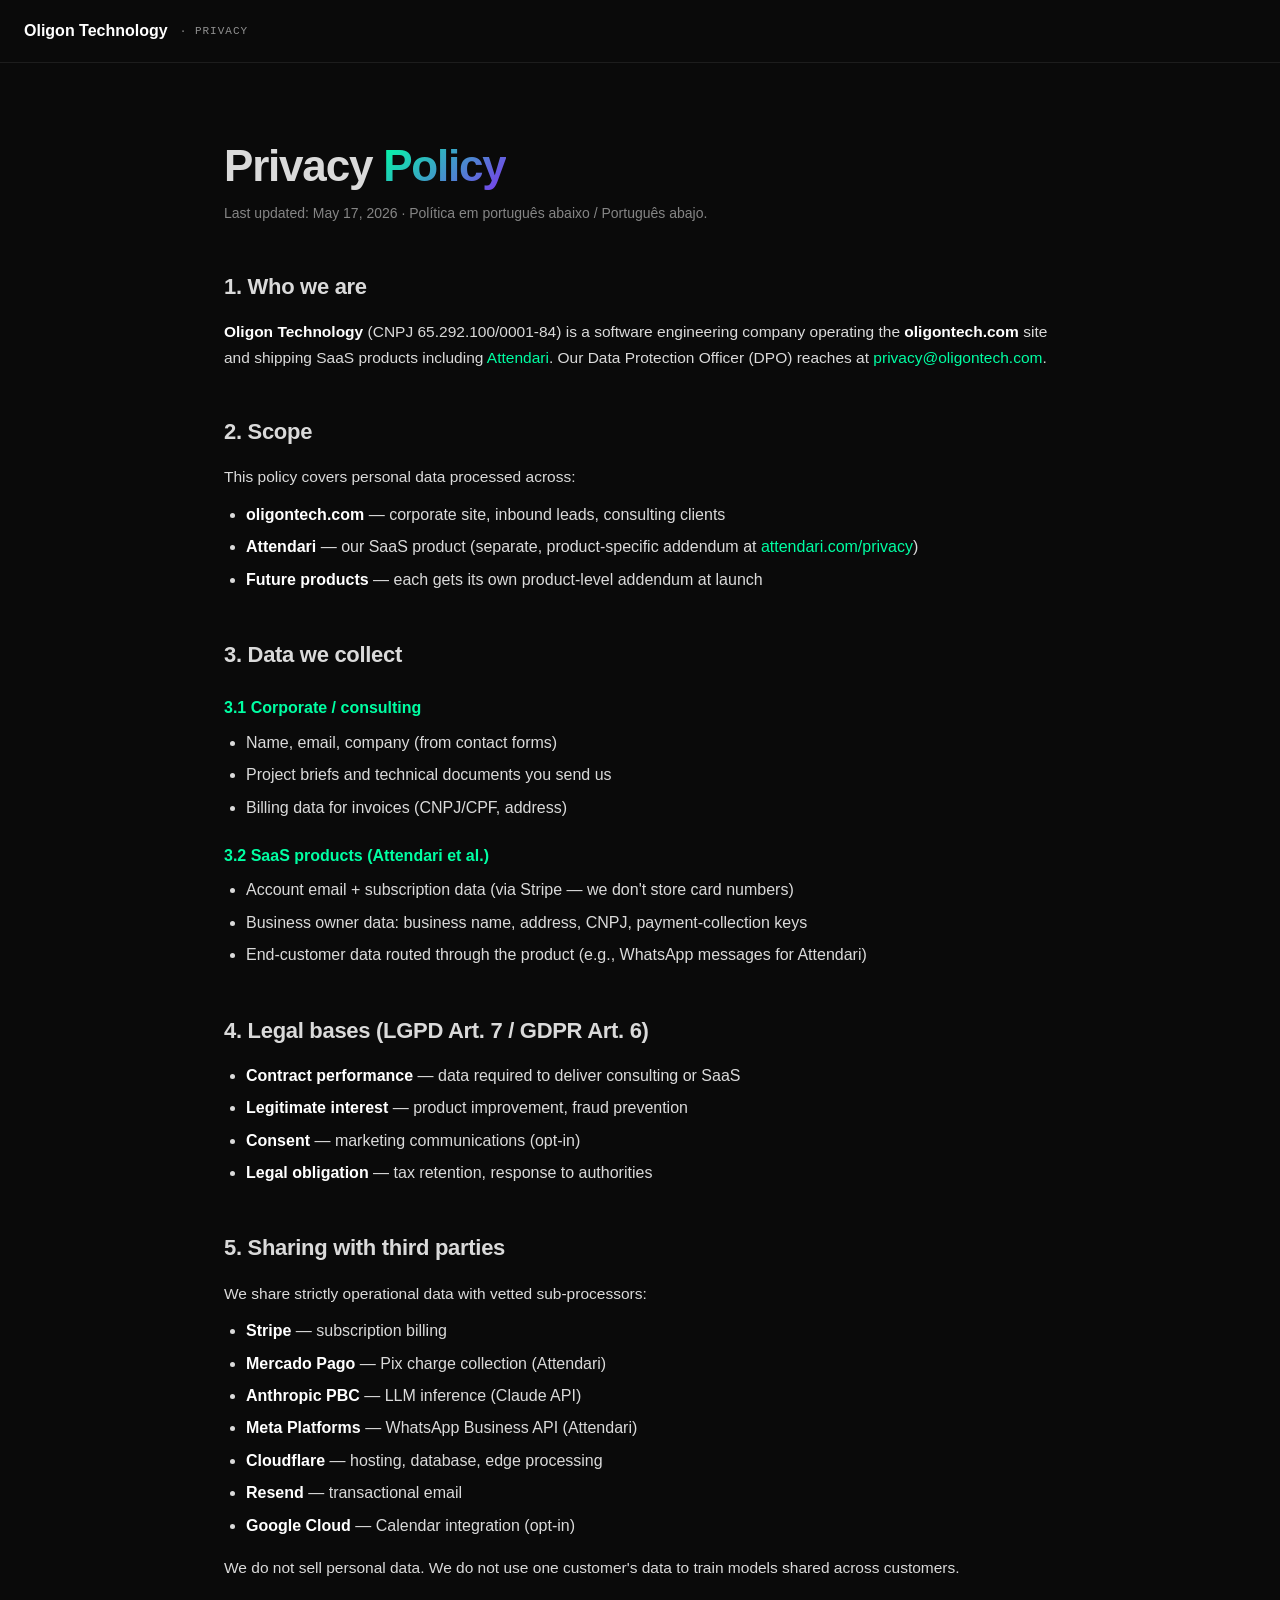
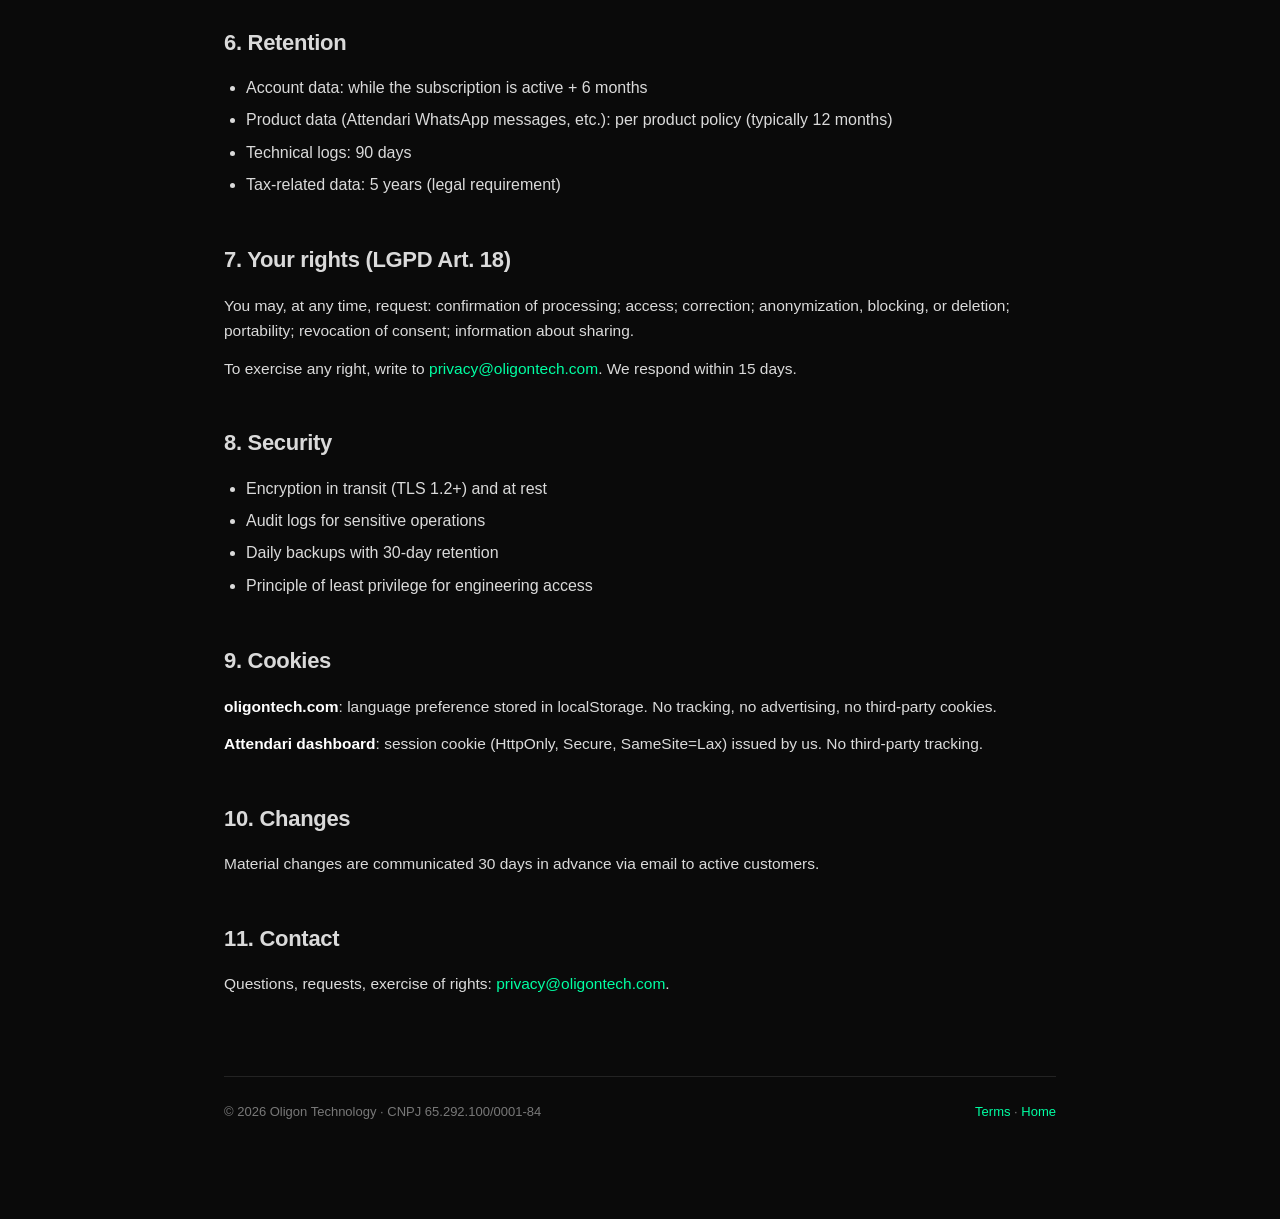
<file: web/privacy/index.html>
<!DOCTYPE html>
<html lang="pt-BR">
<head>
  <meta charset="UTF-8">
  <meta name="viewport" content="width=device-width, initial-scale=1, viewport-fit=cover">
  <meta name="theme-color" content="#08080C">
  <meta name="color-scheme" content="dark">
  <title>Privacy Policy · Oligon Technology</title>
  <meta name="description" content="How Oligon Technology handles personal data across its consulting practice and SaaS products (LGPD-compliant).">
  <link rel="icon" type="image/svg+xml" href="/favicon.svg">
  <link rel="canonical" href="https://oligontech.com/privacy/">
  <meta name="robots" content="index, follow">
  <style>
    *, *::before, *::after { box-sizing: border-box; }
    html, body { margin: 0; padding: 0; background: #0A0A0A; color: rgba(255,255,255,0.85); font-family: -apple-system, BlinkMacSystemFont, "Inter", "Segoe UI", Roboto, sans-serif; line-height: 1.65; }
    a { color: #00FFA3; text-decoration: none; }
    a:hover { text-decoration: underline; }
    .wrap { max-width: 880px; margin: 0 auto; padding: 80px 24px 96px; }
    header.bar { padding: 18px 24px; border-bottom: 1px solid rgba(255,255,255,0.08); display: flex; align-items: center; gap: 12px; }
    header.bar a { color: #fff; font-weight: 600; }
    .badge { font-family: "JetBrains Mono", ui-monospace, monospace; font-size: 11px; color: rgba(255,255,255,0.55); letter-spacing: 1px; text-transform: uppercase; }
    h1 { font-size: 44px; font-weight: 800; letter-spacing: -1.2px; line-height: 1.05; margin: 0 0 12px; }
    h1 .grad { background: linear-gradient(135deg, #00FFA3, #7C3AED); -webkit-background-clip: text; background-clip: text; -webkit-text-fill-color: transparent; }
    .muted { color: rgba(255,255,255,0.5); font-size: 14px; margin-bottom: 40px; }
    h2 { font-size: 22px; font-weight: 700; letter-spacing: -0.3px; margin: 44px 0 14px; }
    h3 { font-size: 16px; font-weight: 600; color: #00FFA3; margin: 22px 0 8px; }
    p { font-size: 15.5px; margin: 0 0 12px; }
    ul { margin: 8px 0 16px; padding-left: 22px; }
    li { margin: 6px 0; }
    strong { color: #fff; }
    footer.foot { margin-top: 80px; padding-top: 24px; border-top: 1px solid rgba(255,255,255,0.1); color: rgba(255,255,255,0.45); font-size: 13px; display: flex; justify-content: space-between; flex-wrap: wrap; gap: 12px; }
  </style>
</head>
<body>
  <header class="bar">
    <a href="/">Oligon Technology</a>
    <span class="badge">· Privacy</span>
  </header>

  <main class="wrap">
    <h1>Privacy <span class="grad">Policy</span></h1>
    <p class="muted">Last updated: May 17, 2026 · Política em português abaixo / Português abajo.</p>

    <h2>1. Who we are</h2>
    <p><strong>Oligon Technology</strong> (CNPJ 65.292.100/0001-84) is a software engineering company operating the <strong>oligontech.com</strong> site and shipping SaaS products including <a href="https://attendari.com">Attendari</a>. Our Data Protection Officer (DPO) reaches at <a href="mailto:privacy@oligontech.com">privacy@oligontech.com</a>.</p>

    <h2>2. Scope</h2>
    <p>This policy covers personal data processed across:</p>
    <ul>
      <li><strong>oligontech.com</strong> — corporate site, inbound leads, consulting clients</li>
      <li><strong>Attendari</strong> — our SaaS product (separate, product-specific addendum at <a href="https://attendari.com/privacy">attendari.com/privacy</a>)</li>
      <li><strong>Future products</strong> — each gets its own product-level addendum at launch</li>
    </ul>

    <h2>3. Data we collect</h2>
    <h3>3.1 Corporate / consulting</h3>
    <ul>
      <li>Name, email, company (from contact forms)</li>
      <li>Project briefs and technical documents you send us</li>
      <li>Billing data for invoices (CNPJ/CPF, address)</li>
    </ul>
    <h3>3.2 SaaS products (Attendari et al.)</h3>
    <ul>
      <li>Account email + subscription data (via Stripe — we don't store card numbers)</li>
      <li>Business owner data: business name, address, CNPJ, payment-collection keys</li>
      <li>End-customer data routed through the product (e.g., WhatsApp messages for Attendari)</li>
    </ul>

    <h2>4. Legal bases (LGPD Art. 7 / GDPR Art. 6)</h2>
    <ul>
      <li><strong>Contract performance</strong> — data required to deliver consulting or SaaS</li>
      <li><strong>Legitimate interest</strong> — product improvement, fraud prevention</li>
      <li><strong>Consent</strong> — marketing communications (opt-in)</li>
      <li><strong>Legal obligation</strong> — tax retention, response to authorities</li>
    </ul>

    <h2>5. Sharing with third parties</h2>
    <p>We share strictly operational data with vetted sub-processors:</p>
    <ul>
      <li><strong>Stripe</strong> — subscription billing</li>
      <li><strong>Mercado Pago</strong> — Pix charge collection (Attendari)</li>
      <li><strong>Anthropic PBC</strong> — LLM inference (Claude API)</li>
      <li><strong>Meta Platforms</strong> — WhatsApp Business API (Attendari)</li>
      <li><strong>Cloudflare</strong> — hosting, database, edge processing</li>
      <li><strong>Resend</strong> — transactional email</li>
      <li><strong>Google Cloud</strong> — Calendar integration (opt-in)</li>
    </ul>
    <p>We do not sell personal data. We do not use one customer's data to train models shared across customers.</p>

    <h2>6. Retention</h2>
    <ul>
      <li>Account data: while the subscription is active + 6 months</li>
      <li>Product data (Attendari WhatsApp messages, etc.): per product policy (typically 12 months)</li>
      <li>Technical logs: 90 days</li>
      <li>Tax-related data: 5 years (legal requirement)</li>
    </ul>

    <h2>7. Your rights (LGPD Art. 18)</h2>
    <p>You may, at any time, request: confirmation of processing; access; correction; anonymization, blocking, or deletion; portability; revocation of consent; information about sharing.</p>
    <p>To exercise any right, write to <a href="mailto:privacy@oligontech.com">privacy@oligontech.com</a>. We respond within 15 days.</p>

    <h2>8. Security</h2>
    <ul>
      <li>Encryption in transit (TLS 1.2+) and at rest</li>
      <li>Audit logs for sensitive operations</li>
      <li>Daily backups with 30-day retention</li>
      <li>Principle of least privilege for engineering access</li>
    </ul>

    <h2>9. Cookies</h2>
    <p><strong>oligontech.com</strong>: language preference stored in localStorage. No tracking, no advertising, no third-party cookies.</p>
    <p><strong>Attendari dashboard</strong>: session cookie (HttpOnly, Secure, SameSite=Lax) issued by us. No third-party tracking.</p>

    <h2>10. Changes</h2>
    <p>Material changes are communicated 30 days in advance via email to active customers.</p>

    <h2>11. Contact</h2>
    <p>Questions, requests, exercise of rights: <a href="mailto:privacy@oligontech.com">privacy@oligontech.com</a>.</p>

    <footer class="foot">
      <span>© 2026 Oligon Technology · CNPJ 65.292.100/0001-84</span>
      <span><a href="/terms/">Terms</a> · <a href="/">Home</a></span>
    </footer>
  </main>
</body>
</html>
</file>
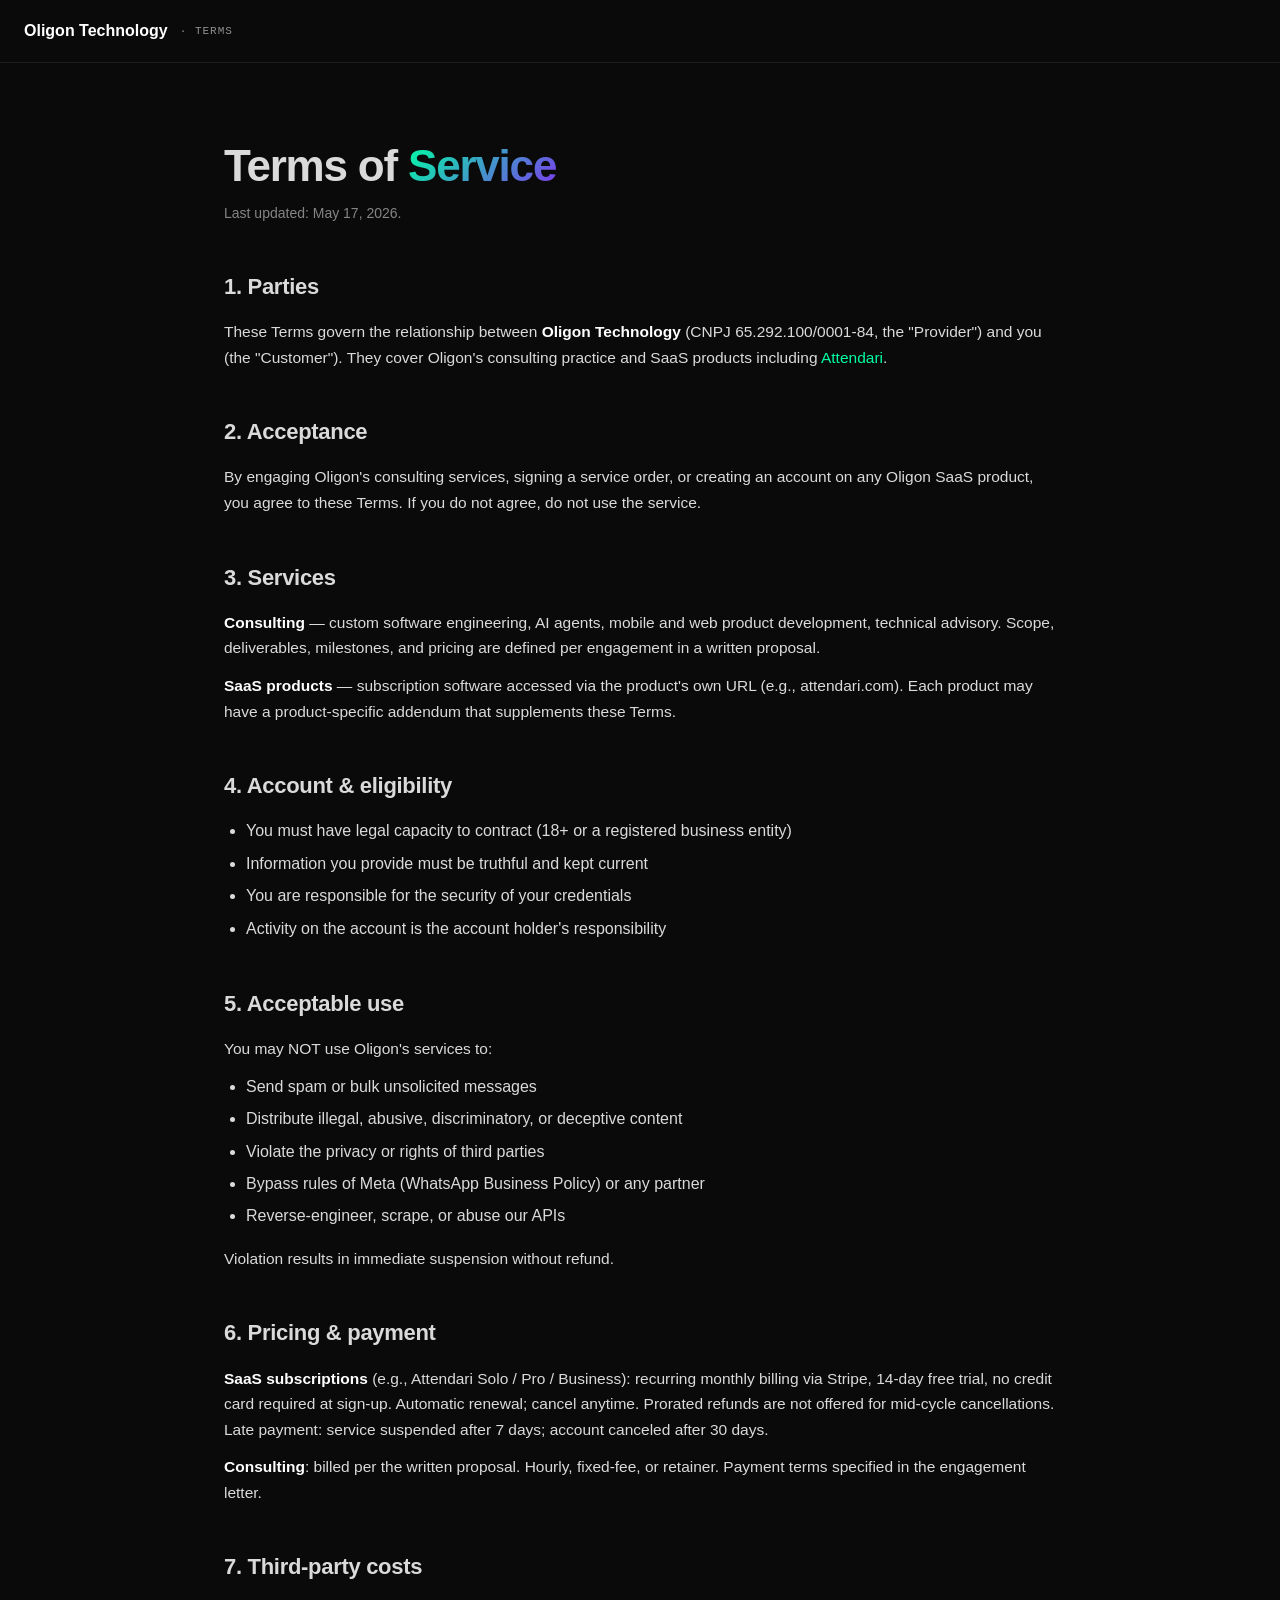
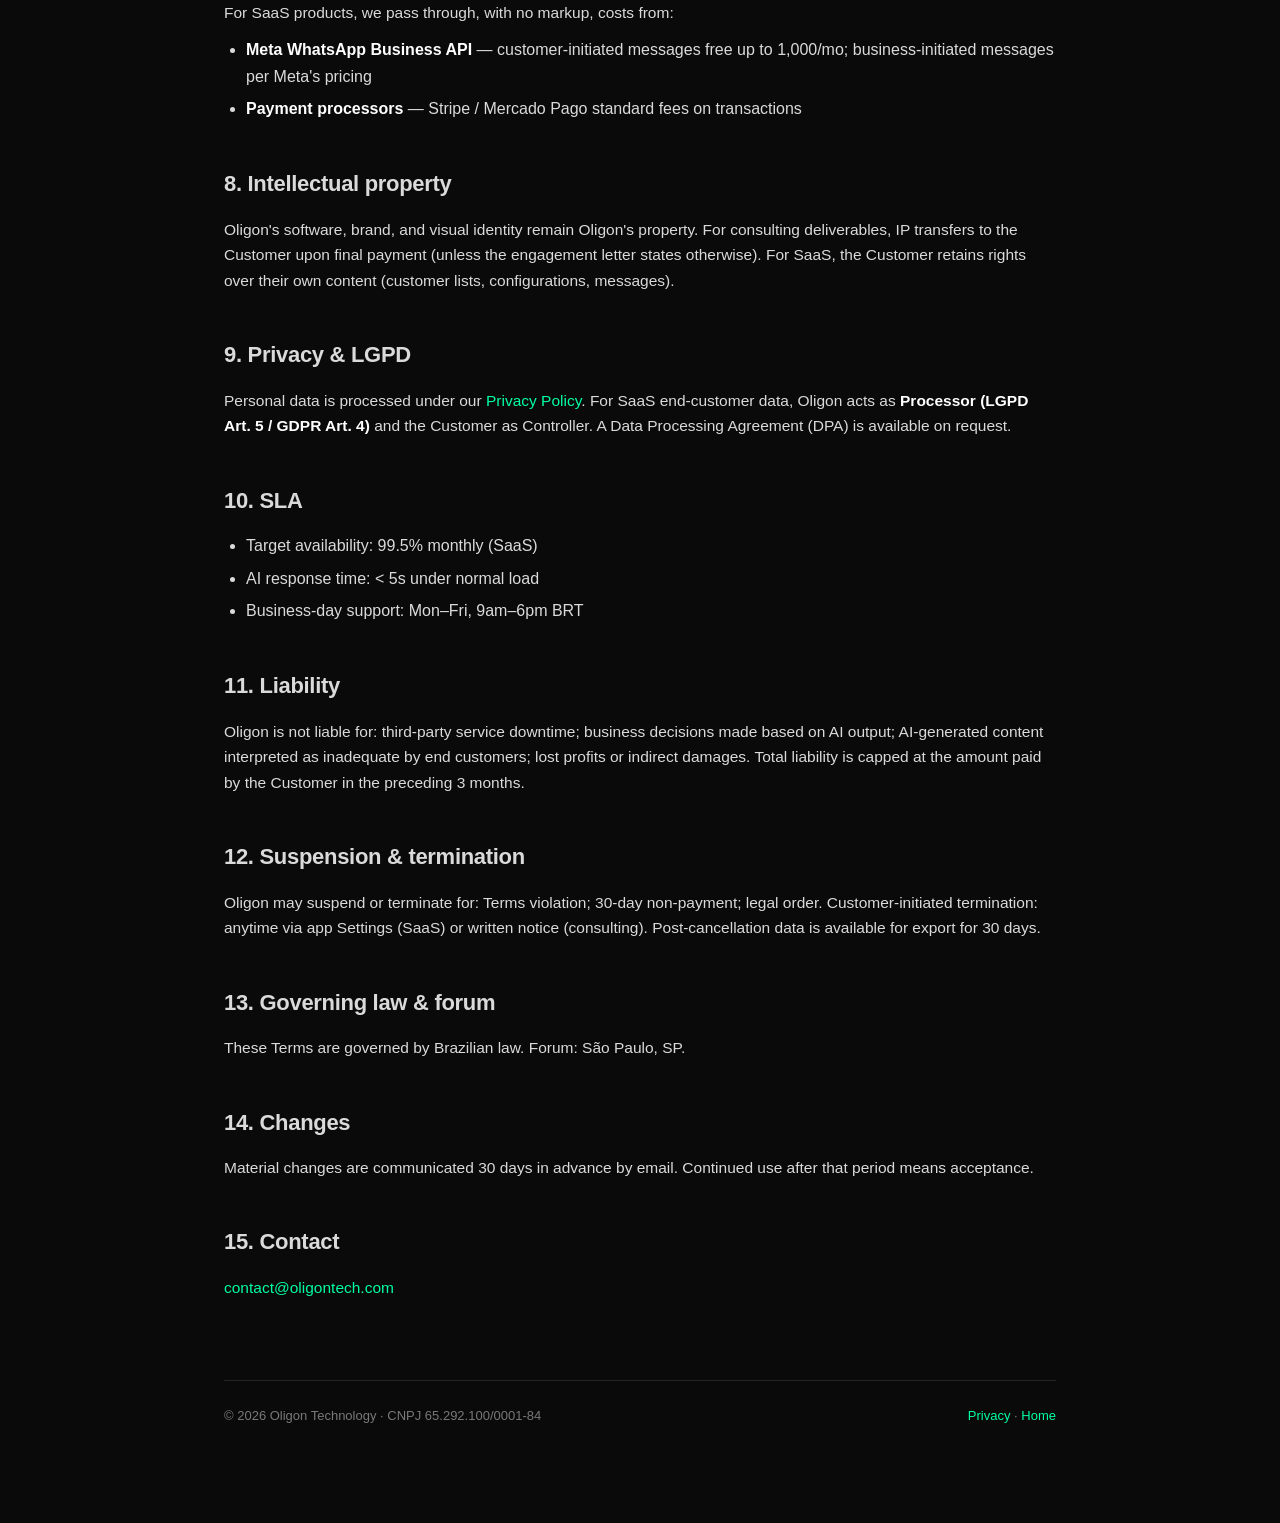
<file: web/terms/index.html>
<!DOCTYPE html>
<html lang="en">
<head>
  <meta charset="UTF-8">
  <meta name="viewport" content="width=device-width, initial-scale=1, viewport-fit=cover">
  <meta name="theme-color" content="#08080C">
  <meta name="color-scheme" content="dark">
  <title>Terms of Service · Oligon Technology</title>
  <meta name="description" content="Terms of service for Oligon Technology — consulting services and SaaS products (Attendari et al.).">
  <link rel="icon" type="image/svg+xml" href="/favicon.svg">
  <link rel="canonical" href="https://oligontech.com/terms/">
  <meta name="robots" content="index, follow">
  <style>
    *, *::before, *::after { box-sizing: border-box; }
    html, body { margin: 0; padding: 0; background: #0A0A0A; color: rgba(255,255,255,0.85); font-family: -apple-system, BlinkMacSystemFont, "Inter", "Segoe UI", Roboto, sans-serif; line-height: 1.65; }
    a { color: #00FFA3; text-decoration: none; }
    a:hover { text-decoration: underline; }
    .wrap { max-width: 880px; margin: 0 auto; padding: 80px 24px 96px; }
    header.bar { padding: 18px 24px; border-bottom: 1px solid rgba(255,255,255,0.08); display: flex; align-items: center; gap: 12px; }
    header.bar a { color: #fff; font-weight: 600; }
    .badge { font-family: "JetBrains Mono", ui-monospace, monospace; font-size: 11px; color: rgba(255,255,255,0.55); letter-spacing: 1px; text-transform: uppercase; }
    h1 { font-size: 44px; font-weight: 800; letter-spacing: -1.2px; line-height: 1.05; margin: 0 0 12px; }
    h1 .grad { background: linear-gradient(135deg, #00FFA3, #7C3AED); -webkit-background-clip: text; background-clip: text; -webkit-text-fill-color: transparent; }
    .muted { color: rgba(255,255,255,0.5); font-size: 14px; margin-bottom: 40px; }
    h2 { font-size: 22px; font-weight: 700; letter-spacing: -0.3px; margin: 44px 0 14px; }
    p { font-size: 15.5px; margin: 0 0 12px; }
    ul, ol { margin: 8px 0 16px; padding-left: 22px; }
    li { margin: 6px 0; }
    strong { color: #fff; }
    footer.foot { margin-top: 80px; padding-top: 24px; border-top: 1px solid rgba(255,255,255,0.1); color: rgba(255,255,255,0.45); font-size: 13px; display: flex; justify-content: space-between; flex-wrap: wrap; gap: 12px; }
  </style>
</head>
<body>
  <header class="bar">
    <a href="/">Oligon Technology</a>
    <span class="badge">· Terms</span>
  </header>

  <main class="wrap">
    <h1>Terms of <span class="grad">Service</span></h1>
    <p class="muted">Last updated: May 17, 2026.</p>

    <h2>1. Parties</h2>
    <p>These Terms govern the relationship between <strong>Oligon Technology</strong> (CNPJ 65.292.100/0001-84, the "Provider") and you (the "Customer"). They cover Oligon's consulting practice and SaaS products including <a href="https://attendari.com">Attendari</a>.</p>

    <h2>2. Acceptance</h2>
    <p>By engaging Oligon's consulting services, signing a service order, or creating an account on any Oligon SaaS product, you agree to these Terms. If you do not agree, do not use the service.</p>

    <h2>3. Services</h2>
    <p><strong>Consulting</strong> — custom software engineering, AI agents, mobile and web product development, technical advisory. Scope, deliverables, milestones, and pricing are defined per engagement in a written proposal.</p>
    <p><strong>SaaS products</strong> — subscription software accessed via the product's own URL (e.g., attendari.com). Each product may have a product-specific addendum that supplements these Terms.</p>

    <h2>4. Account &amp; eligibility</h2>
    <ul>
      <li>You must have legal capacity to contract (18+ or a registered business entity)</li>
      <li>Information you provide must be truthful and kept current</li>
      <li>You are responsible for the security of your credentials</li>
      <li>Activity on the account is the account holder's responsibility</li>
    </ul>

    <h2>5. Acceptable use</h2>
    <p>You may NOT use Oligon's services to:</p>
    <ul>
      <li>Send spam or bulk unsolicited messages</li>
      <li>Distribute illegal, abusive, discriminatory, or deceptive content</li>
      <li>Violate the privacy or rights of third parties</li>
      <li>Bypass rules of Meta (WhatsApp Business Policy) or any partner</li>
      <li>Reverse-engineer, scrape, or abuse our APIs</li>
    </ul>
    <p>Violation results in immediate suspension without refund.</p>

    <h2>6. Pricing &amp; payment</h2>
    <p><strong>SaaS subscriptions</strong> (e.g., Attendari Solo / Pro / Business): recurring monthly billing via Stripe, 14-day free trial, no credit card required at sign-up. Automatic renewal; cancel anytime. Prorated refunds are not offered for mid-cycle cancellations. Late payment: service suspended after 7 days; account canceled after 30 days.</p>
    <p><strong>Consulting</strong>: billed per the written proposal. Hourly, fixed-fee, or retainer. Payment terms specified in the engagement letter.</p>

    <h2>7. Third-party costs</h2>
    <p>For SaaS products, we pass through, with no markup, costs from:</p>
    <ul>
      <li><strong>Meta WhatsApp Business API</strong> — customer-initiated messages free up to 1,000/mo; business-initiated messages per Meta's pricing</li>
      <li><strong>Payment processors</strong> — Stripe / Mercado Pago standard fees on transactions</li>
    </ul>

    <h2>8. Intellectual property</h2>
    <p>Oligon's software, brand, and visual identity remain Oligon's property. For consulting deliverables, IP transfers to the Customer upon final payment (unless the engagement letter states otherwise). For SaaS, the Customer retains rights over their own content (customer lists, configurations, messages).</p>

    <h2>9. Privacy &amp; LGPD</h2>
    <p>Personal data is processed under our <a href="/privacy/">Privacy Policy</a>. For SaaS end-customer data, Oligon acts as <strong>Processor (LGPD Art. 5 / GDPR Art. 4)</strong> and the Customer as Controller. A Data Processing Agreement (DPA) is available on request.</p>

    <h2>10. SLA</h2>
    <ul>
      <li>Target availability: 99.5% monthly (SaaS)</li>
      <li>AI response time: &lt; 5s under normal load</li>
      <li>Business-day support: Mon–Fri, 9am–6pm BRT</li>
    </ul>

    <h2>11. Liability</h2>
    <p>Oligon is not liable for: third-party service downtime; business decisions made based on AI output; AI-generated content interpreted as inadequate by end customers; lost profits or indirect damages. Total liability is capped at the amount paid by the Customer in the preceding 3 months.</p>

    <h2>12. Suspension &amp; termination</h2>
    <p>Oligon may suspend or terminate for: Terms violation; 30-day non-payment; legal order. Customer-initiated termination: anytime via app Settings (SaaS) or written notice (consulting). Post-cancellation data is available for export for 30 days.</p>

    <h2>13. Governing law &amp; forum</h2>
    <p>These Terms are governed by Brazilian law. Forum: São Paulo, SP.</p>

    <h2>14. Changes</h2>
    <p>Material changes are communicated 30 days in advance by email. Continued use after that period means acceptance.</p>

    <h2>15. Contact</h2>
    <p><a href="mailto:contact@oligontech.com">contact@oligontech.com</a></p>

    <footer class="foot">
      <span>© 2026 Oligon Technology · CNPJ 65.292.100/0001-84</span>
      <span><a href="/privacy/">Privacy</a> · <a href="/">Home</a></span>
    </footer>
  </main>
</body>
</html>
</file>
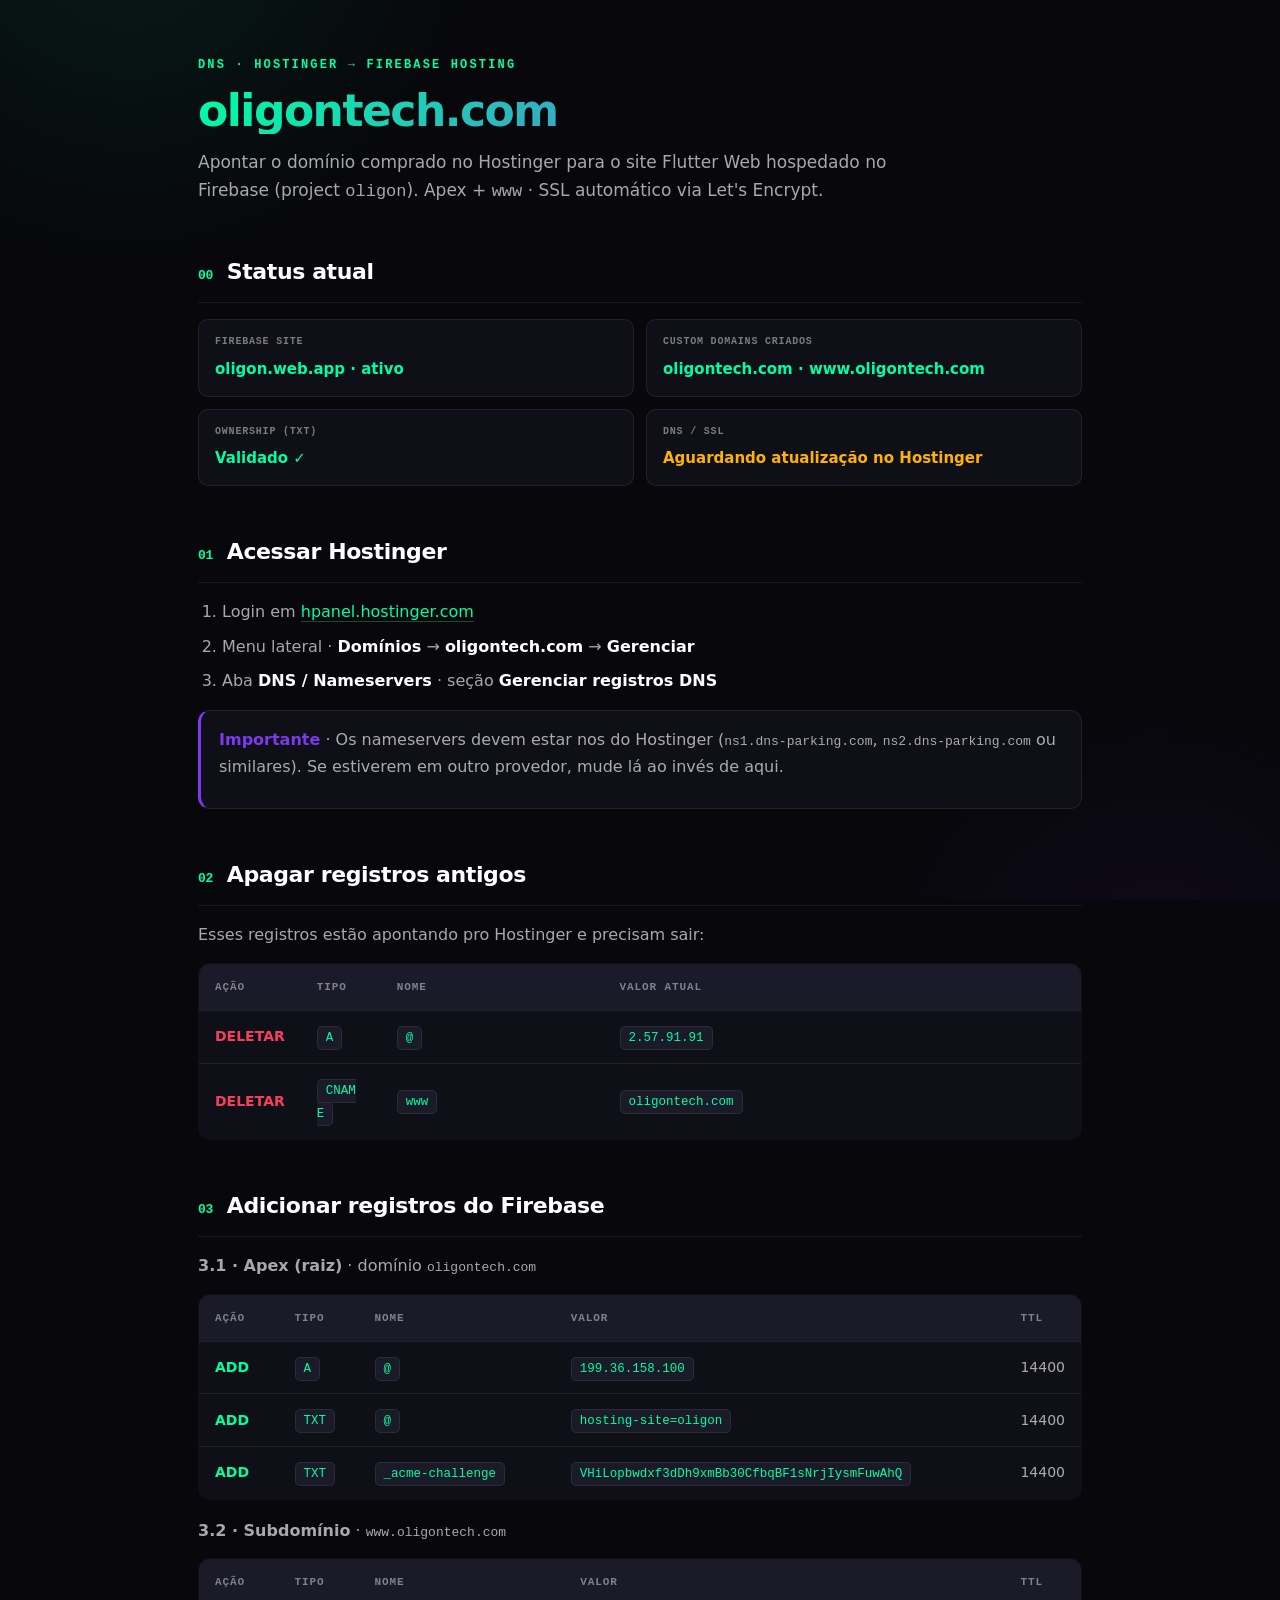
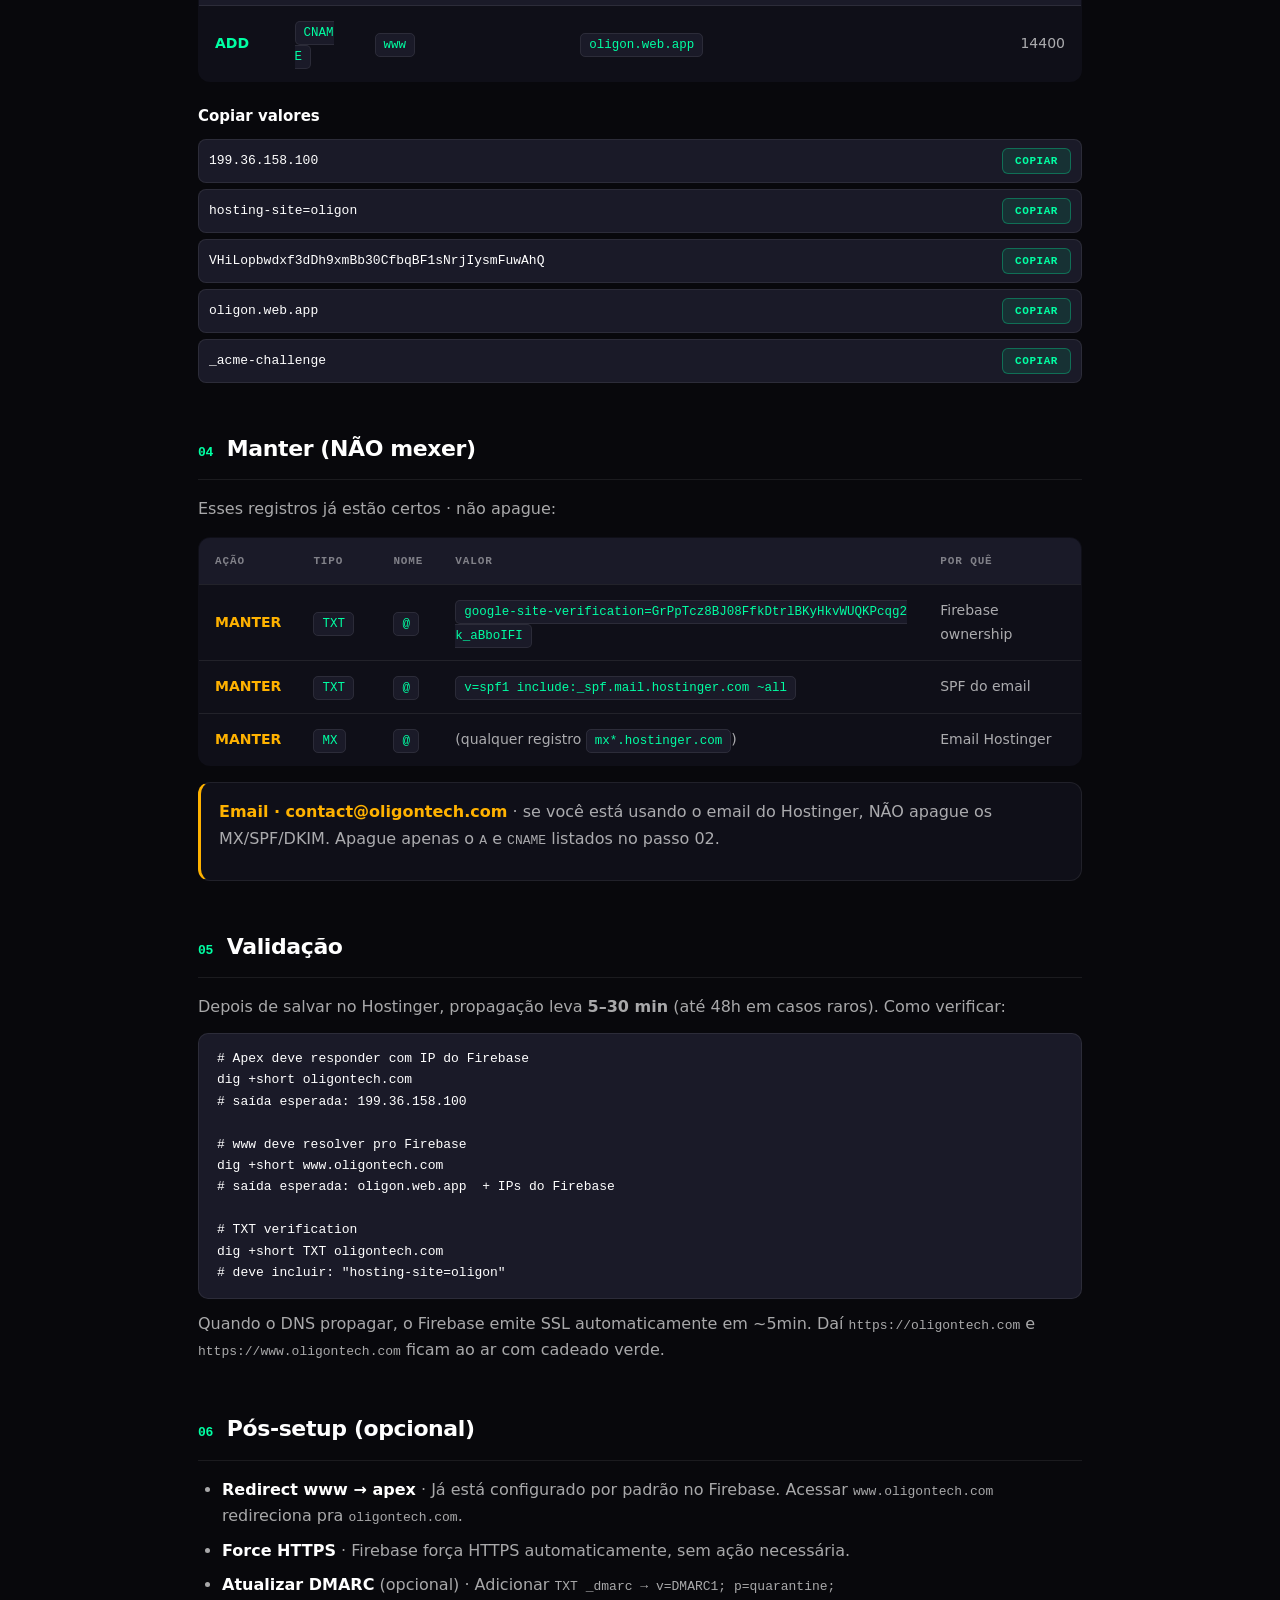
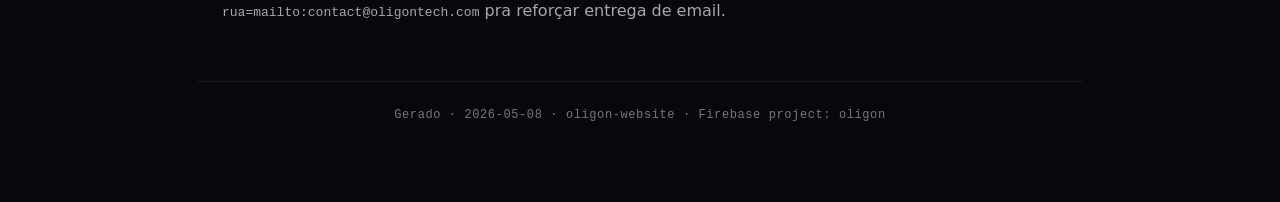
<file: DNS_HOSTINGER.html>
<!DOCTYPE html>
<html lang="pt-BR">
<head>
<meta charset="UTF-8">
<meta name="viewport" content="width=device-width, initial-scale=1">
<title>DNS Hostinger — oligontech.com → Firebase</title>
<style>
  :root {
    --bg: #08080C;
    --bg2: #0F0F18;
    --bg3: #1A1A28;
    --fg: #FFFFFF;
    --fg2: rgba(255,255,255,0.65);
    --fg3: rgba(255,255,255,0.45);
    --border: rgba(255,255,255,0.08);
    --accent: #00FFA3;
    --violet: #7C3AED;
    --rose: #F43F5E;
    --warn: #FFB200;
  }
  * { box-sizing: border-box; margin: 0; padding: 0; }
  body {
    background: var(--bg); color: var(--fg);
    font-family: 'Inter', -apple-system, BlinkMacSystemFont, system-ui, sans-serif;
    line-height: 1.65; max-width: 940px; margin: 0 auto; padding: 56px 28px 80px;
    -webkit-font-smoothing: antialiased;
  }
  body::before {
    content: ""; position: fixed; inset: 0; pointer-events: none; z-index: -1;
    background:
      radial-gradient(600px circle at 10% -10%, rgba(0, 255, 163, 0.08), transparent 60%),
      radial-gradient(500px circle at 90% 110%, rgba(124, 58, 237, 0.07), transparent 60%);
  }
  .kicker { font-family: 'SF Mono', Monaco, monospace; font-size: 12px; color: var(--accent); letter-spacing: 0.18em; text-transform: uppercase; font-weight: 600; }
  h1 {
    font-size: 44px; font-weight: 800; margin: 12px 0 14px; letter-spacing: -1.5px; line-height: 1.05;
    background: linear-gradient(135deg, var(--accent), var(--violet));
    -webkit-background-clip: text; background-clip: text; -webkit-text-fill-color: transparent;
  }
  .lead { color: var(--fg2); font-size: 17px; max-width: 720px; margin-bottom: 28px; }
  h2 {
    margin: 48px 0 16px; padding-bottom: 12px;
    border-bottom: 1px solid var(--border); font-size: 22px; font-weight: 700; letter-spacing: -0.4px;
    display: flex; align-items: baseline; gap: 14px;
  }
  h2 .num {
    font-family: 'SF Mono', Monaco, monospace; font-size: 13px; color: var(--accent); font-weight: 600;
  }
  h3 { margin: 22px 0 10px; color: var(--fg); font-size: 15px; font-weight: 700; }
  p { color: var(--fg2); margin-bottom: 12px; }
  table { width: 100%; border-collapse: collapse; margin: 14px 0; font-size: 14px; background: var(--bg2); border: 1px solid var(--border); border-radius: 12px; overflow: hidden; }
  th, td { padding: 14px 16px; text-align: left; border-bottom: 1px solid var(--border); vertical-align: middle; }
  th { background: var(--bg3); font-size: 11px; text-transform: uppercase; color: var(--fg3); font-family: 'SF Mono', Monaco, monospace; letter-spacing: 0.08em; font-weight: 600; }
  tr:last-child td { border-bottom: none; }
  td { color: var(--fg2); }
  td code { background: var(--bg3); border: 1px solid var(--border); padding: 4px 8px; border-radius: 5px; color: var(--accent); font-family: 'SF Mono', Monaco, monospace; font-size: 12.5px; word-break: break-all; }
  td.tag-add { color: var(--accent); font-weight: 700; }
  td.tag-rm { color: var(--rose); font-weight: 700; }
  td.tag-keep { color: var(--warn); font-weight: 700; }

  .callout { padding: 16px 18px; border-radius: 12px; margin: 16px 0; border: 1px solid var(--border); background: var(--bg2); border-left-width: 3px; }
  .callout strong { color: var(--fg); }
  .callout.ok { border-left-color: var(--accent); }
  .callout.warn { border-left-color: var(--warn); }
  .callout.info { border-left-color: var(--violet); }
  .callout.ok strong { color: var(--accent); }
  .callout.warn strong { color: var(--warn); }
  .callout.info strong { color: var(--violet); }

  .copy-row { display: flex; gap: 8px; align-items: center; background: var(--bg3); border: 1px solid var(--border); padding: 8px 10px; border-radius: 8px; margin: 6px 0; }
  .copy-row code { flex: 1; background: none; padding: 0; border: none; color: var(--fg); font-family: 'SF Mono', Monaco, monospace; font-size: 13px; word-break: break-all; }
  .copy-btn { background: rgba(0, 255, 163, 0.1); border: 1px solid rgba(0, 255, 163, 0.3); color: var(--accent); padding: 6px 12px; border-radius: 6px; cursor: pointer; font-size: 11px; font-weight: 700; font-family: 'SF Mono', Monaco, monospace; letter-spacing: 0.05em; transition: all 0.15s; flex-shrink: 0; }
  .copy-btn:hover { background: rgba(0, 255, 163, 0.2); }
  .copy-btn.copied { background: var(--accent); color: var(--bg); border-color: var(--accent); }

  ol, ul { padding-left: 24px; margin: 12px 0; }
  li { margin: 8px 0; color: var(--fg2); }
  li strong { color: var(--fg); }
  a { color: var(--accent); text-decoration: none; border-bottom: 1px solid rgba(0, 255, 163, 0.3); }
  a:hover { border-color: var(--accent); }
  pre { background: var(--bg3); border: 1px solid var(--border); padding: 14px 18px; border-radius: 10px; overflow-x: auto; margin: 12px 0; font-size: 13px; }
  pre code { color: var(--fg); background: none; padding: 0; border: none; font-family: 'SF Mono', Monaco, monospace; }

  .status-grid { display: grid; grid-template-columns: 1fr 1fr; gap: 12px; margin: 16px 0; }
  @media (max-width: 600px) { .status-grid { grid-template-columns: 1fr; } }
  .status { padding: 14px 16px; border-radius: 10px; background: var(--bg2); border: 1px solid var(--border); }
  .status .label { font-family: 'SF Mono', Monaco, monospace; font-size: 10px; color: var(--fg3); letter-spacing: 0.08em; text-transform: uppercase; margin-bottom: 6px; font-weight: 600; }
  .status .val { font-size: 15px; font-weight: 700; }
  .status .val.ok { color: var(--accent); }
  .status .val.bad { color: var(--rose); }
  .status .val.warn { color: var(--warn); }

  .footer-note { margin-top: 56px; padding-top: 24px; border-top: 1px solid var(--border); color: var(--fg3); font-family: 'SF Mono', Monaco, monospace; font-size: 12px; text-align: center; letter-spacing: 0.05em; }
</style>
</head>
<body>

<div class="kicker">DNS · Hostinger → Firebase Hosting</div>
<h1>oligontech.com</h1>
<p class="lead">Apontar o domínio comprado no Hostinger para o site Flutter Web hospedado no Firebase (project <code>oligon</code>). Apex + <code>www</code> · SSL automático via Let's Encrypt.</p>

<!-- Status atual -->
<h2><span class="num">00</span> Status atual</h2>
<div class="status-grid">
  <div class="status">
    <div class="label">Firebase site</div>
    <div class="val ok">oligon.web.app · ativo</div>
  </div>
  <div class="status">
    <div class="label">Custom domains criados</div>
    <div class="val ok">oligontech.com · www.oligontech.com</div>
  </div>
  <div class="status">
    <div class="label">Ownership (TXT)</div>
    <div class="val ok">Validado ✓</div>
  </div>
  <div class="status">
    <div class="label">DNS / SSL</div>
    <div class="val warn">Aguardando atualização no Hostinger</div>
  </div>
</div>

<!-- Step 1 -->
<h2><span class="num">01</span> Acessar Hostinger</h2>
<ol>
  <li>Login em <a href="https://hpanel.hostinger.com/" target="_blank">hpanel.hostinger.com</a></li>
  <li>Menu lateral · <strong>Domínios</strong> → <strong>oligontech.com</strong> → <strong>Gerenciar</strong></li>
  <li>Aba <strong>DNS / Nameservers</strong> · seção <strong>Gerenciar registros DNS</strong></li>
</ol>
<div class="callout info">
  <p><strong>Importante</strong> · Os nameservers devem estar nos do Hostinger (<code>ns1.dns-parking.com</code>, <code>ns2.dns-parking.com</code> ou similares). Se estiverem em outro provedor, mude lá ao invés de aqui.</p>
</div>

<!-- Step 2 -->
<h2><span class="num">02</span> Apagar registros antigos</h2>
<p>Esses registros estão apontando pro Hostinger e precisam sair:</p>
<table>
  <thead><tr><th style="width: 80px">Ação</th><th style="width: 80px">Tipo</th><th>Nome</th><th>Valor atual</th></tr></thead>
  <tbody>
    <tr><td class="tag-rm">DELETAR</td><td><code>A</code></td><td><code>@</code></td><td><code>2.57.91.91</code></td></tr>
    <tr><td class="tag-rm">DELETAR</td><td><code>CNAME</code></td><td><code>www</code></td><td><code>oligontech.com</code></td></tr>
  </tbody>
</table>

<!-- Step 3 -->
<h2><span class="num">03</span> Adicionar registros do Firebase</h2>
<p><strong>3.1 · Apex (raiz)</strong> · domínio <code>oligontech.com</code></p>
<table>
  <thead><tr><th style="width: 80px">Ação</th><th style="width: 80px">Tipo</th><th>Nome</th><th>Valor</th><th style="width: 70px">TTL</th></tr></thead>
  <tbody>
    <tr><td class="tag-add">ADD</td><td><code>A</code></td><td><code>@</code></td><td><code>199.36.158.100</code></td><td>14400</td></tr>
    <tr><td class="tag-add">ADD</td><td><code>TXT</code></td><td><code>@</code></td><td><code>hosting-site=oligon</code></td><td>14400</td></tr>
    <tr><td class="tag-add">ADD</td><td><code>TXT</code></td><td><code>_acme-challenge</code></td><td><code>VHiLopbwdxf3dDh9xmBb30CfbqBF1sNrjIysmFuwAhQ</code></td><td>14400</td></tr>
  </tbody>
</table>

<p style="margin-top: 18px"><strong>3.2 · Subdomínio</strong> · <code>www.oligontech.com</code></p>
<table>
  <thead><tr><th style="width: 80px">Ação</th><th style="width: 80px">Tipo</th><th>Nome</th><th>Valor</th><th style="width: 70px">TTL</th></tr></thead>
  <tbody>
    <tr><td class="tag-add">ADD</td><td><code>CNAME</code></td><td><code>www</code></td><td><code>oligon.web.app</code></td><td>14400</td></tr>
  </tbody>
</table>

<h3>Copiar valores</h3>
<div class="copy-row"><code>199.36.158.100</code><button class="copy-btn" onclick="copyText(this, '199.36.158.100')">COPIAR</button></div>
<div class="copy-row"><code>hosting-site=oligon</code><button class="copy-btn" onclick="copyText(this, 'hosting-site=oligon')">COPIAR</button></div>
<div class="copy-row"><code>VHiLopbwdxf3dDh9xmBb30CfbqBF1sNrjIysmFuwAhQ</code><button class="copy-btn" onclick="copyText(this, 'VHiLopbwdxf3dDh9xmBb30CfbqBF1sNrjIysmFuwAhQ')">COPIAR</button></div>
<div class="copy-row"><code>oligon.web.app</code><button class="copy-btn" onclick="copyText(this, 'oligon.web.app')">COPIAR</button></div>
<div class="copy-row"><code>_acme-challenge</code><button class="copy-btn" onclick="copyText(this, '_acme-challenge')">COPIAR</button></div>

<!-- Step 4 -->
<h2><span class="num">04</span> Manter (NÃO mexer)</h2>
<p>Esses registros já estão certos · não apague:</p>
<table>
  <thead><tr><th style="width: 80px">Ação</th><th style="width: 80px">Tipo</th><th>Nome</th><th>Valor</th><th>Por quê</th></tr></thead>
  <tbody>
    <tr><td class="tag-keep">MANTER</td><td><code>TXT</code></td><td><code>@</code></td><td><code>google-site-verification=GrPpTcz8BJ08FfkDtrlBKyHkvWUQKPcqg2k_aBboIFI</code></td><td>Firebase ownership</td></tr>
    <tr><td class="tag-keep">MANTER</td><td><code>TXT</code></td><td><code>@</code></td><td><code>v=spf1 include:_spf.mail.hostinger.com ~all</code></td><td>SPF do email</td></tr>
    <tr><td class="tag-keep">MANTER</td><td><code>MX</code></td><td><code>@</code></td><td>(qualquer registro <code>mx*.hostinger.com</code>)</td><td>Email Hostinger</td></tr>
  </tbody>
</table>
<div class="callout warn">
  <p><strong>Email · contact@oligontech.com</strong> · se você está usando o email do Hostinger, NÃO apague os MX/SPF/DKIM. Apague apenas o <code>A</code> e <code>CNAME</code> listados no passo 02.</p>
</div>

<!-- Step 5 -->
<h2><span class="num">05</span> Validação</h2>
<p>Depois de salvar no Hostinger, propagação leva <strong>5–30 min</strong> (até 48h em casos raros). Como verificar:</p>
<pre><code># Apex deve responder com IP do Firebase
dig +short oligontech.com
# saída esperada: 199.36.158.100

# www deve resolver pro Firebase
dig +short www.oligontech.com
# saída esperada: oligon.web.app  + IPs do Firebase

# TXT verification
dig +short TXT oligontech.com
# deve incluir: "hosting-site=oligon"</code></pre>

<p>Quando o DNS propagar, o Firebase emite SSL automaticamente em ~5min. Daí <code>https://oligontech.com</code> e <code>https://www.oligontech.com</code> ficam ao ar com cadeado verde.</p>

<!-- Step 6 -->
<h2><span class="num">06</span> Pós-setup (opcional)</h2>
<ul>
  <li><strong>Redirect www → apex</strong> · Já está configurado por padrão no Firebase. Acessar <code>www.oligontech.com</code> redireciona pra <code>oligontech.com</code>.</li>
  <li><strong>Force HTTPS</strong> · Firebase força HTTPS automaticamente, sem ação necessária.</li>
  <li><strong>Atualizar DMARC</strong> (opcional) · Adicionar <code>TXT _dmarc → v=DMARC1; p=quarantine; rua=mailto:contact@oligontech.com</code> pra reforçar entrega de email.</li>
</ul>

<div class="footer-note">Gerado · 2026-05-08 · oligon-website · Firebase project: oligon</div>

<script>
function copyText(btn, t) {
  navigator.clipboard.writeText(t).then(() => {
    const orig = btn.textContent;
    btn.textContent = 'OK';
    btn.classList.add('copied');
    setTimeout(() => { btn.textContent = orig; btn.classList.remove('copied'); }, 1400);
  });
}
</script>

</body>
</html>
</file>
